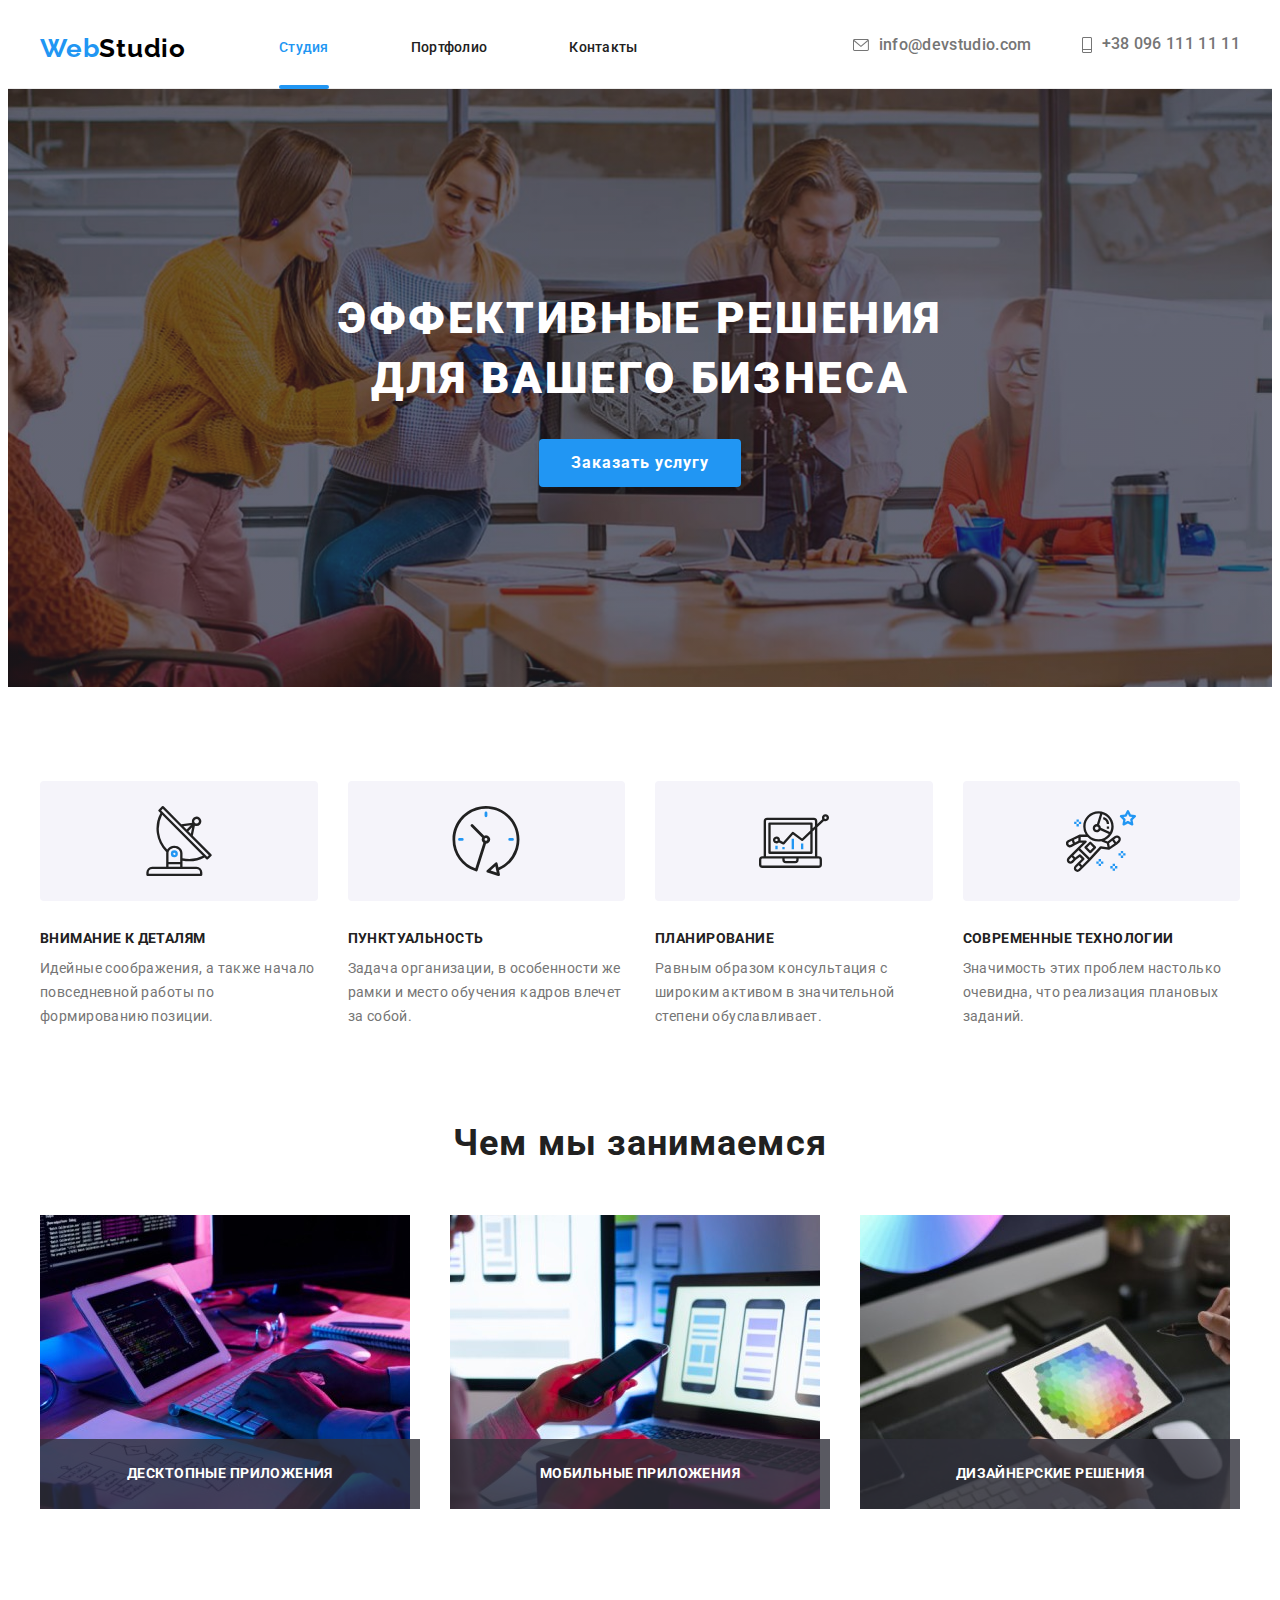
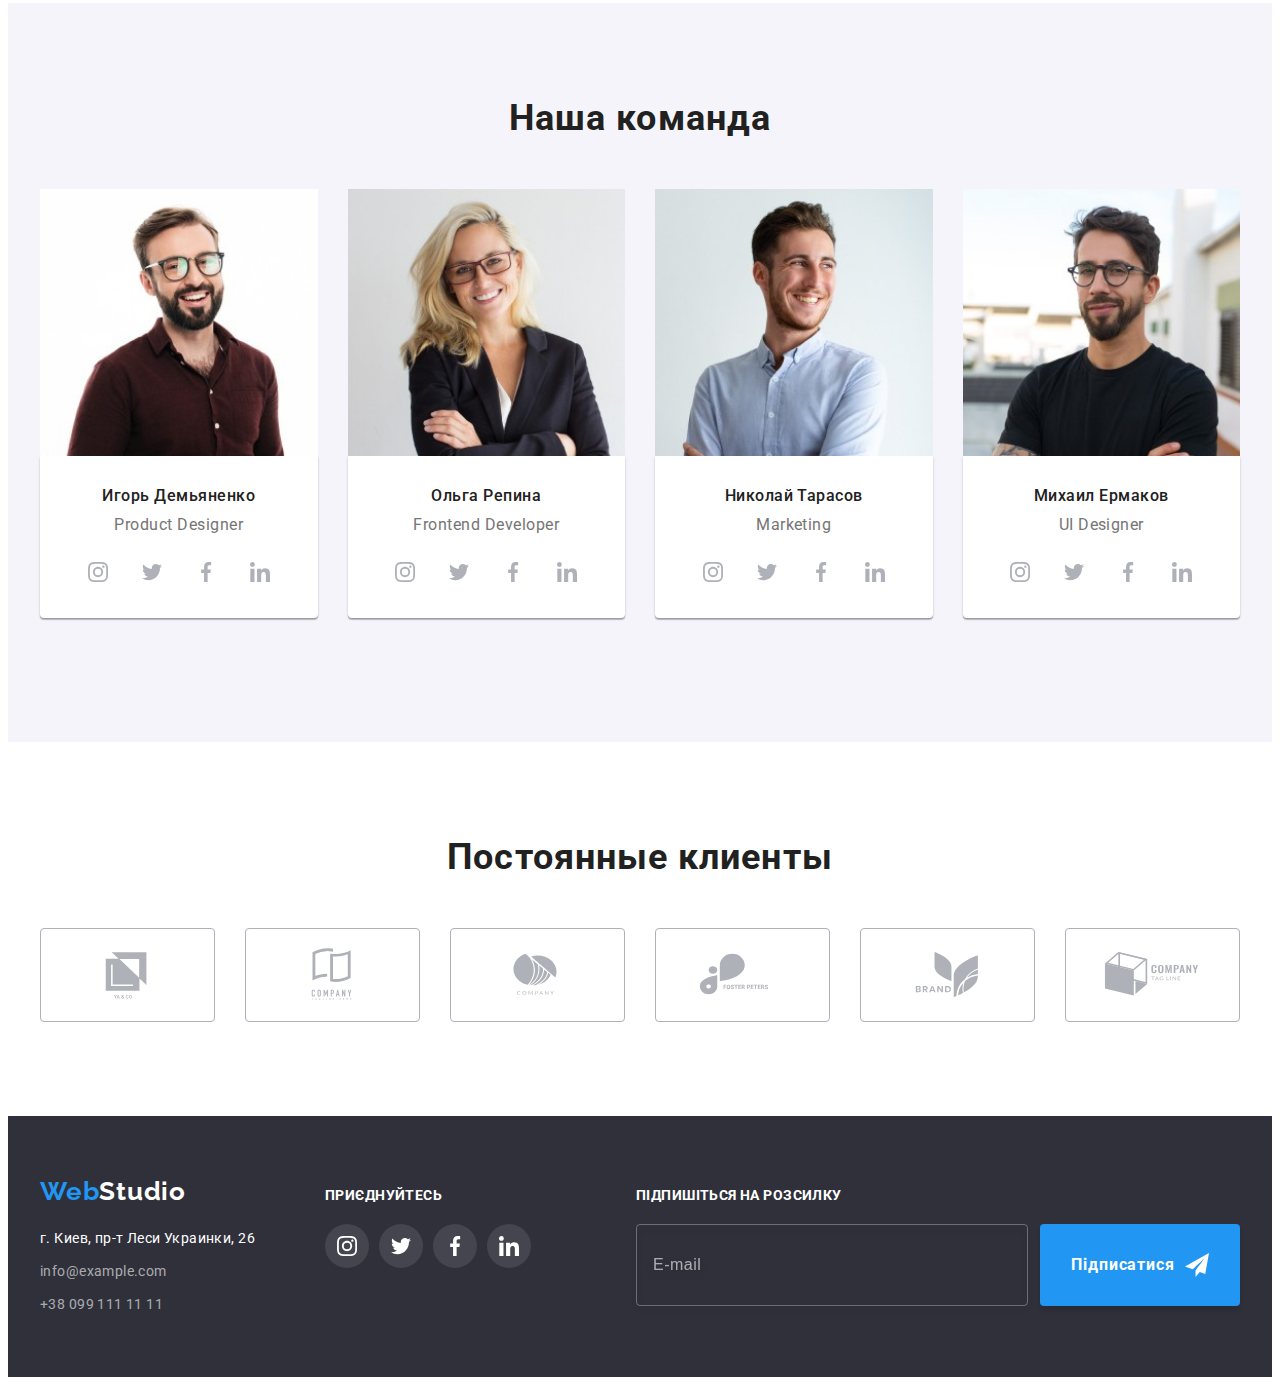
<file: index.html>
<!DOCTYPE html>
<html lang="ru">
  <head>
    <meta charset="UTF-8" />
    <meta http-equiv="X-UA-Compatible" content="IE=edge" />
    <meta name="viewport" content="width=device-width, initial-scale=1.0" />
    <title>hw-08</title>
    <link rel="preconnect" href="https://fonts.googleapis.com" />
    <link rel="preconnect" href="https://fonts.gstatic.com" crossorigin />
    <link
      href="https://fonts.googleapis.com/css2?family=Raleway:wght@700&family=Roboto:wght@400;500;700;900&display=swap"
      rel="stylesheet"
    />
    <!-- moddern-normalize start-->
    <link
      rel="stylesheet"
      href="https://cdnjs.cloudflare.com/ajax/libs/modern-normalize/1.1.0/modern-normalize.min.css"
      integrity="sha512-wpPYUAdjBVSE4KJnH1VR1HeZfpl1ub8YT/NKx4PuQ5NmX2tKuGu6U/JRp5y+Y8XG2tV+wKQpNHVUX03MfMFn9Q=="
      crossorigin="anonymous"
      referrerpolicy="no-referrer"
    />
    <!-- normalize end -->
    <link rel="stylesheet" href="./css/main.min.css" />
  </head>

  <body>
    <!-- Header section  -->
    <header class="header">
      <div class="container">
        <div class="header__mobile header--flex">
          <a class="logo header__logo link" href="" lang="en"
            >Web<span class="logo__text--upper">Studio</span>
          </a>

          <button
            type="button"
            class="menu-button"
            aria-expanded="false"
            aria-controls="mobile-menu"
            data-menu-button
          >
            <svg
              width="40"
              height="40"
              aria-label="Перемикач мобільного меню"
              aria-controls="mobile-menu"
            >
              <use
                class="menu-button__burger-icon"
                href="./images/icons.svg#burger-icon"
              ></use>
              <use
                class="menu-button__close-mobile"
                href="./images/icons.svg#close-mobile"
              ></use>
            </svg>
          </button>

          <div class="mobile-menu" id="mobile-menu" data-menu>
            <nav class="nav nav--margin-left">
              <ul class="list nav__list">
                <li class="nav__item">
                  <a
                    class="link nav__link nav__link--current-page"
                    href="./index.html"
                    >Студия
                  </a>
                </li>
                <li class="nav__item">
                  <a class="link nav__link" href="./portfolio.html"
                    >Портфолио
                  </a>
                </li>
                <li class="nav__item">
                  <a class="link nav__link" href="">Контакты</a>
                </li>
              </ul>
            </nav>

            <ul class="list header__contact-list">
              <li class="header__contact-item">
                <a
                  class="link header__contact-link"
                  href="mailto:info@devstudio.com"
                >
                  <svg class="header__icon" width="16" height="12">
                    <use href="./images/icons.svg#envelope"></use>
                  </svg>
                  info@devstudio.com
                </a>
              </li>
              <li class="header__contact-item">
                <a class="link header__contact-link" href="tel:+380961111111">
                  <svg class="header__icon" width="10" height="16">
                    <use href="./images/icons.svg#phone"></use>
                  </svg>
                  +38 096 111 11 11
                </a>
              </li>
            </ul>

            <ul class="mobile-social list">
              <li class="mobile-social__list">
                <a
                  href=""
                  target="_blank"
                  rel="noopener noreferrer"
                  class="mobile-social__link link"
                  aria-label="Instagram"
                >
                  Instagram
                </a>
              </li>
              <li class="mobile-social__list">
                <a
                  href=""
                  target="_blank"
                  rel="noopener noreferrer"
                  class="mobile-social__link link"
                  aria-label="Twitter"
                >
                  Twitter</a
                >
              </li>
              <li class="mobile-social__list">
                <a
                  href=""
                  target="_blank"
                  rel="noopener noreferrer"
                  class="mobile-social__link link"
                  aria-label="Facebook"
                >
                  Facebook</a
                >
              </li>
              <li class="mobile-social__list">
                <a
                  href=""
                  target="_blank"
                  rel="noopener noreferrer"
                  class="mobile-social__link link"
                  aria-label="LinkedIn"
                >
                  LinkedIn</a
                >
              </li>
            </ul>
          </div>
        </div>
      </div>
    </header>

    <!-- Main section -->

    <main>
      <!-- Hero secion -->

      <section class="hero overlay">
        <div class="container">
          <h1 class="hero__title">Эффективные решения для вашего бизнеса</h1>
          <button class="btn hero__btn" type="button" data-modal-open>
            Заказать услугу
          </button>
        </div>
      </section>

      <!-- About section  -->

      <section class="section about">
        <div class="container">
          <h2 class="visually-hidden">Наши преимущества</h2>
          <ul class="list card-set">
            <li class="card-item">
              <div class="about__thumb">
                <svg class="about__icon" width="70" height="70">
                  <use href="./images/icons.svg#antenna"></use>
                </svg>
              </div>
              <h3 class="title about__title">Внимание к деталям</h3>
              <p>
                Идейные соображения, а также начало повседневной работы по
                формированию позиции.
              </p>
            </li>
            <li class="card-item">
              <div class="about__thumb">
                <svg class="about__icon" width="70" height="70">
                  <use href="./images/icons.svg#clock"></use>
                </svg>
              </div>
              <h3 class="title about__title">Пунктуальность</h3>
              <p>
                Задача организации, в особенности же рамки и место обучения
                кадров влечет за собой.
              </p>
            </li>
            <li class="card-item">
              <div class="about__thumb">
                <svg class="about__icon" width="70" height="70">
                  <use href="./images/icons.svg#diagram"></use>
                </svg>
              </div>
              <h3 class="title about__title">Планирование</h3>
              <p>
                Равным образом консультация с широким активом в значительной
                степени обуславливает.
              </p>
            </li>
            <li class="card-item">
              <div class="about__thumb">
                <svg class="about__icon" width="70" height="70">
                  <use href="./images/icons.svg#astronaut"></use>
                </svg>
              </div>
              <h3 class="title about__title">Современные технологии</h3>
              <p>
                Значимость этих проблем настолько очевидна, что реализация
                плановых заданий.
              </p>
            </li>
          </ul>
        </div>
      </section>

      <!-- work section -->

      <section class="section work">
        <div class="container">
          <h2 class="title section-title">Чем мы занимаемся</h2>
          <ul class="list card-set work__list">
            <li class="card-item work__thumb">
              <img
                srcset="
                  ./images/work/work-1.jpg    1x,
                  ./images/work/work-1@2x.jpg 2x
                "
                src="./images/work/work-1.jpg"
                alt="Вёрстка сайта"
                width="370"
                height="294"
              />
              <div class="work__desc">
                <p class="work__text-desc">Десктопные приложения</p>
              </div>
            </li>
            <li class="card-item work__thumb">
              <img
                srcset="
                  ./images/work/work-2.jpg    1x,
                  ./images/work/work-2@2x.jpg 2x
                "
                src="./images/work/work-2.jpg"
                alt="Адаптивная вёрстка"
                width="370"
                height="294"
              />
              <div class="work__desc">
                <p class="work__text-desc">Мобильные приложения</p>
              </div>
            </li>
            <li class="card-item work__thumb">
              <img
                srcset="
                  ./images/work/work-3.jpg    1x,
                  ./images/work/work-3@2x.jpg 2x
                "
                src="./images/work/work-3.jpg"
                alt="Просмотр цветовой гаммы на планшете"
                width="370"
                height="294"
              />
              <div class="work__desc">
                <p class="work__text-desc">Дизайнерские решения</p>
              </div>
            </li>
          </ul>
        </div>
      </section>

      <!-- Team section -->

      <section class="team section">
        <div class="container">
          <h2 class="title section-title">Наша команда</h2>
          <ul class="list card-set team__list">
            <li class="card-item">
              <picture>
                <source
                  media="(min-width: 1200px)"
                  srcset="
                    ./images/our-team/product-designer_lg.jpg    1x,
                    ./images/our-team/product-designer_lg@2x.jpg 2x
                  "
                  type="image/jpeg"
                />
                <source
                  media="(min-width: 768px)"
                  srcset="
                    ./images/our-team/product-designer_md.jpg    1x,
                    ./images/our-team/product-designer_md@2x.jpg 2x
                  "
                  type="image/jpeg"
                />
                <source
                  media="(max-width: 767px)"
                  srcset="
                    ./images/our-team/product-designer_sm.jpg    1x,
                    ./images/our-team/product-designer_sm@2x.jpg 2x
                  "
                  type="image/jpeg"
                />
                <img
                  src="./images/our-team/product-designer_sm.jpg"
                  alt="фото Игоря Демьяненко"
                  width="450"
                  height="460"
                />
              </picture>

              <div class="team__content">
                <h3 class="title team__title">Игорь Демьяненко</h3>
                <p class="team__text" lang="en">Product Designer</p>
                <ul class="list socials">
                  <li>
                    <a
                      class="link socials__link"
                      href=""
                      target="_blank"
                      rel="noopener noreferrer"
                      aria-label="instagram"
                    >
                      <svg width="20" height="20">
                        <use href="./images/icons.svg#instagram"></use>
                      </svg>
                    </a>
                  </li>
                  <li>
                    <a
                      class="link socials__link"
                      href=""
                      target="_blank"
                      rel="noopener noreferrer"
                      aria-label="twitter"
                    >
                      <svg width="20" height="20">
                        <use href="./images/icons.svg#twitter"></use>
                      </svg>
                    </a>
                  </li>
                  <li>
                    <a
                      class="link socials__link"
                      href=""
                      target="_blank"
                      rel="noopener noreferrer"
                      aria-label="facebook"
                    >
                      <svg width="20" height="20">
                        <use href="./images/icons.svg#facebook"></use>
                      </svg>
                    </a>
                  </li>
                  <li>
                    <a
                      class="link socials__link"
                      href=""
                      target="_blank"
                      rel="noopener noreferrer"
                      aria-label="linkedin"
                    >
                      <svg width="20" height="20">
                        <use href="./images/icons.svg#linkedin"></use>
                      </svg>
                    </a>
                  </li>
                </ul>
              </div>
            </li>

            <li class="card-item">
              <picture>
                <source
                  media="(min-width: 1200px)"
                  srcset="
                    ./images/our-team/front-end_lg.jpg    1x,
                    ./images/our-team/front-end_lg@2x.jpg 2x
                  "
                  type="image/jpeg"
                />
                <source
                  media="(min-width: 768px)"
                  srcset="
                    ./images/our-team/front-end_md.jpg    1x,
                    ./images/our-team/front-end_md@2x.jpg 2x
                  "
                  type="image/jpeg"
                />
                <source
                  media="(max-width: 767px)"
                  srcset="
                    ./images/our-team/front-end_sm.jpg    1x,
                    ./images/our-team/front-end_sm@2x.jpg 2x
                  "
                  type="image/jpeg"
                />
                <img
                  src="./images/our-team/front-end_sm.jpg"
                  alt="фото Ольги Репиной"
                  width="450"
                  height="460"
                />
              </picture>

              <div class="team__content">
                <h3 class="title team__title">Ольга Репина</h3>
                <p class="team__text" lang="en">Frontend Developer</p>
                <ul class="list socials">
                  <li>
                    <a
                      class="link socials__link"
                      href=""
                      target="_blank"
                      rel="noopener noreferrer"
                      aria-label="instagram"
                    >
                      <svg width="20" height="20">
                        <use href="./images/icons.svg#instagram"></use>
                      </svg>
                    </a>
                  </li>
                  <li>
                    <a
                      class="link socials__link"
                      href=""
                      target="_blank"
                      rel="noopener noreferrer"
                      aria-label="twitter"
                    >
                      <svg width="20" height="20">
                        <use href="./images/icons.svg#twitter"></use>
                      </svg>
                    </a>
                  </li>
                  <li>
                    <a
                      class="link socials__link"
                      href=""
                      target="_blank"
                      rel="noopener noreferrer"
                      aria-label="facebook"
                    >
                      <svg width="20" height="20">
                        <use href="./images/icons.svg#facebook"></use>
                      </svg>
                    </a>
                  </li>
                  <li>
                    <a
                      class="link socials__link"
                      href=""
                      target="_blank"
                      rel="noopener noreferrer"
                      aria-label="linkedin"
                    >
                      <svg width="20" height="20">
                        <use href="./images/icons.svg#linkedin"></use>
                      </svg>
                    </a>
                  </li>
                </ul>
              </div>
            </li>

            <li class="card-item">
              <picture>
                <source
                  media="(min-width: 1200px)"
                  srcset="
                    ./images/our-team/marketing_lg.jpg    1x,
                    ./images/our-team/marketing_lg@2x.jpg 2x
                  "
                  type="image/jpeg"
                />
                <source
                  media="(min-width: 768px)"
                  srcset="
                    ./images/our-team/marketing_md.jpg    1x,
                    ./images/our-team/marketing_md@2x.jpg 2x
                  "
                  type="image/jpeg"
                />
                <source
                  media="(max-width: 767px)"
                  srcset="
                    ./images/our-team/marketing_sm.jpg    1x,
                    ./images/our-team/marketing_sm@2x.jpg 2x
                  "
                  type="image/jpeg"
                />
                <img
                  src="./images/our-team/marketing_sm.jpg"
                  alt="фото Николая Тарасова"
                  width="450"
                  height="460"
                />
              </picture>

              <div class="team__content">
                <h3 class="title team__title">Николай Тарасов</h3>
                <p class="team__text" lang="en">Marketing</p>
                <ul class="list socials">
                  <li>
                    <a
                      class="link socials__link"
                      href=""
                      target="_blank"
                      rel="noopener noreferrer"
                      aria-label="instagram"
                    >
                      <svg width="20" height="20">
                        <use href="./images/icons.svg#instagram"></use>
                      </svg>
                    </a>
                  </li>
                  <li>
                    <a
                      class="link socials__link"
                      href=""
                      target="_blank"
                      rel="noopener noreferrer"
                      aria-label="twitter"
                    >
                      <svg width="20" height="20">
                        <use href="./images/icons.svg#twitter"></use>
                      </svg>
                    </a>
                  </li>
                  <li>
                    <a
                      class="link socials__link"
                      href=""
                      target="_blank"
                      rel="noopener noreferrer"
                      aria-label="facebook"
                    >
                      <svg width="20" height="20">
                        <use href="./images/icons.svg#facebook"></use>
                      </svg>
                    </a>
                  </li>
                  <li>
                    <a
                      class="link socials__link"
                      href=""
                      target="_blank"
                      rel="noopener noreferrer"
                      aria-label="linkedin"
                    >
                      <svg width="20" height="20">
                        <use href="./images/icons.svg#linkedin"></use>
                      </svg>
                    </a>
                  </li>
                </ul>
              </div>
            </li>

            <li class="card-item">
              <picture>
                <source
                  media="(min-width: 1200px)"
                  srcset="
                    ./images/our-team/ui-designer_lg.jpg    1x,
                    ./images/our-team/ui-designer_lg@2x.jpg 2x
                  "
                  type="image/jpeg"
                />
                <source
                  media="(min-width: 768px)"
                  srcset="
                    ./images/our-team/ui-designer_md.jpg    1x,
                    ./images/our-team/ui-designer_md@2x.jpg 2x
                  "
                  type="image/jpeg"
                />
                <source
                  media="(max-width: 767px)"
                  srcset="
                    ./images/our-team/ui-designer_sm.jpg    1x,
                    ./images/our-team/ui-designer_sm@2x.jpg 2x
                  "
                  type="image/jpeg"
                />
                <img
                  src="./images/our-team/ui-designer_sm.jpg"
                  alt="фото Михаила Ермакова"
                  width="450"
                  height="460"
                />
              </picture>

              <div class="team__content">
                <h3 class="title team__title">Михаил Ермаков</h3>
                <p class="team__text" lang="en">UI Designer</p>
                <ul class="list socials">
                  <li>
                    <a
                      class="link socials__link"
                      href=""
                      target="_blank"
                      rel="noopener noreferrer"
                      aria-label="instagram"
                    >
                      <svg width="20" height="20">
                        <use href="./images/icons.svg#instagram"></use>
                      </svg>
                    </a>
                  </li>
                  <li>
                    <a
                      class="link socials__link"
                      href=""
                      target="_blank"
                      rel="noopener noreferrer"
                      aria-label="twitter"
                    >
                      <svg width="20" height="20">
                        <use href="./images/icons.svg#twitter"></use>
                      </svg>
                    </a>
                  </li>
                  <li>
                    <a
                      class="link socials__link"
                      href=""
                      target="_blank"
                      rel="noopener noreferrer"
                      aria-label="facebook"
                    >
                      <svg width="20" height="20">
                        <use href="./images/icons.svg#facebook"></use>
                      </svg>
                    </a>
                  </li>
                  <li>
                    <a
                      class="link socials__link"
                      href=""
                      target="_blank"
                      rel="noopener noreferrer"
                      aria-label="linkedin"
                    >
                      <svg width="20" height="20">
                        <use href="./images/icons.svg#linkedin"></use>
                      </svg>
                    </a>
                  </li>
                </ul>
              </div>
            </li>
          </ul>
        </div>
      </section>
    </main>

    <!-- clients -->

    <section class="section clients">
      <div class="container">
        <h2 class="title section-title">Постоянные клиенты</h2>
        <ul class="list clients__list card-set">
          <li class="card-item">
            <a
              class="link clients__link"
              href=""
              target="_blank"
              rel="noopener noreferrer"
              aria-label="client-1"
            >
              <svg class="clients__icon" width="106" height="60">
                <use href="./images/icons.svg#logo-1"></use>
              </svg>
            </a>
          </li>

          <li class="card-item">
            <a
              class="link clients__link"
              href=""
              target="_blank"
              rel="noopener noreferrer"
              aria-label="client-2"
            >
              <svg class="clients__icon" width="106" height="60">
                <use href="./images/icons.svg#logo-2"></use>
              </svg>
            </a>
          </li>

          <li class="card-item">
            <a
              class="link clients__link"
              href=""
              target="_blank"
              rel="noopener noreferrer"
              aria-label="client-3"
            >
              <svg class="clients__icon" width="106" height="60">
                <use href="./images/icons.svg#logo-3"></use>
              </svg>
            </a>
          </li>

          <li class="card-item">
            <a
              class="link clients__link"
              href=""
              target="_blank"
              rel="noopener noreferrer"
              aria-label="client-4"
            >
              <svg class="clients__icon" width="106" height="60">
                <use href="./images/icons.svg#logo-4"></use>
              </svg>
            </a>
          </li>

          <li class="card-item">
            <a
              class="link clients__link"
              href=""
              target="_blank"
              rel="noopener noreferrer"
              aria-label="client-5"
            >
              <svg class="clients__icon" width="106" height="60">
                <use href="./images/icons.svg#logo-5"></use>
              </svg>
            </a>
          </li>

          <li class="card-item">
            <a
              class="link clients__link"
              href=""
              target="_blank"
              rel="noopener noreferrer"
              aria-label="client-6"
            >
              <svg class="clients__icon" width="106" height="60">
                <use href="./images/icons.svg#logo-6"></use>
              </svg>
            </a>
          </li>
        </ul>
      </div>
    </section>

    <!-- footer section  -->

    <footer class="footer">
      <div class="container footer__container">
        <div class="footer__wrap">
          <div class="footer__box">
            <a class="link logo footer__logo" href="" lang="en"
              >Web<span class="logo__text--lower">Studio</span>
            </a>
            <address class="footer__contacts">
              <ul class="list">
                <li class="footer__list">
                  <a
                    class="link footer__link"
                    href="https://goo.gl/maps/vfvkj744t1BFiAYn7"
                    target="_blank"
                    rel="noopener noreferrer"
                    >г. Киев, пр-т Леси Украинки, 26</a
                  >
                </li>
                <li class="footer__list">
                  <a
                    class="link footer__link--transparent"
                    href="mailto:info@example.com"
                    >info@example.com</a
                  >
                </li>
                <li class="footer__list">
                  <a
                    class="link footer__link--transparent"
                    href="tel:+380991111111"
                    >+38 099 111 11 11</a
                  >
                </li>
              </ul>
            </address>
          </div>
          <div class="footer__box">
            <strong class="footer__text">приєднуйтесь</strong>
            <ul class="list socials">
              <li>
                <a
                  class="link socials__link footer__socials"
                  href=""
                  target="_blank"
                  rel="noopener noreferrer"
                  aria-label="instagram"
                >
                  <svg width="20" height="20">
                    <use href="./images/icons.svg#instagram"></use>
                  </svg>
                </a>
              </li>
              <li>
                <a
                  class="link socials__link footer__socials"
                  href=""
                  target="_blank"
                  rel="noopener noreferrer"
                  aria-label="twitter"
                >
                  <svg width="20" height="20">
                    <use href="./images/icons.svg#twitter"></use>
                  </svg>
                </a>
              </li>
              <li>
                <a
                  class="link socials__link footer__socials"
                  href=""
                  target="_blank"
                  rel="noopener noreferrer"
                  aria-label="facebook"
                >
                  <svg width="20" height="20">
                    <use href="./images/icons.svg#facebook"></use>
                  </svg>
                </a>
              </li>
              <li>
                <a
                  class="link socials__link footer__socials"
                  href=""
                  target="_blank"
                  rel="noopener noreferrer"
                  aria-label="linkedin"
                >
                  <svg width="20" height="20">
                    <use href="./images/icons.svg#linkedin"></use>
                  </svg>
                </a>
              </li>
            </ul>
          </div>
        </div>

        <div class="footer__form">
          <strong class="footer__text">Підпишіться на розсилку</strong>
          <form class="form">
            <div class="footer__form-field">
              <input
                class="form__input"
                type="email"
                name="user-mail"
                placeholder="E-mail"
              />
              <button class="footer__btn btn" type="button">
                Підписатися
                <svg class="" width="24" height="24">
                  <use href="./images/icons.svg#icon-send"></use>
                </svg>
              </button>
            </div>
          </form>
        </div>
      </div>
    </footer>

    <!-- modal window -->

    <div class="backdrop backdrop--is-hidden" data-modal>
      <div class="modal">
        <button class="modal__btn" type="button" data-modal-close>
          <svg width="11" height="11">
            <use href="./images/icons.svg#icon-close"></use>
          </svg>
        </button>

        <strong class="register-form__title"
          >Залиште свої дані, ми вам передзвонимо</strong
        >

        <form class="register-form">
          <div class="register-form__group" role="group">
            <label class="register-form__wrap">
              <span class="register-form__label">Ім'я</span>
              <span class="register-form__box"
                ><input
                  class="register-form__input"
                  type="text"
                  name="user-name" />
                <svg class="register-form__icon" width="18" height="18">
                  <use href="./images/icons.svg#person"></use></svg
              ></span>
            </label>

            <label class="register-form__wrap">
              <span class="register-form__label">Телефон</span>
              <span class="register-form__box">
                <input
                  class="register-form__input"
                  type="tel"
                  name="user-phone" />
                <svg class="register-form__icon" width="18" height="18">
                  <use href="./images/icons.svg#phone-black"></use></svg
              ></span>
            </label>

            <label class="register-form__wrap">
              <span class="register-form__label">Пошта</span>
              <span class="register-form__box">
                <input
                  class="register-form__input"
                  type="email"
                  name="user-mail" />
                <svg class="register-form__icon" width="18" height="18">
                  <use href="./images/icons.svg#email"></use></svg
              ></span>
            </label>

            <label class="register-form__wrap">
              <span class="register-form__label">Коментар</span>
              <textarea
                class="register-form__Commentary"
                name="Commentary"
                placeholder="Введіть текст"
              ></textarea>
            </label>
          </div>

          <label class="register-form__agreement agreement">
            <input
              class="agreement__checkbox visually-hidden"
              type="checkbox"
              name="agreement"
            />
            <svg class="agreement__icon" width="16" height="15">
              <use
                class="agreement__icon--uncheck"
                href="./images/icons.svg#icon-uncheck"
              ></use>
              <use
                class="agreement__icon--check"
                href="./images/icons.svg#icon-check"
              ></use>
            </svg>
            <span class="agreement__text"
              >Погоджуюся з розсилкою та приймаю
              <a class="agreement__link" href=""> Умови договору</a></span
            >
          </label>

          <button class="btn register-form__btn" type="submit">
            Відправити
          </button>
        </form>
      </div>
    </div>

    <!-- script for modal  -->
    <script src="./js/modal.js"></script>

    <!-- script for mobile-menu -->
    <script src="./js/mobile-menu.js"></script>
  </body>
</html>
</file>
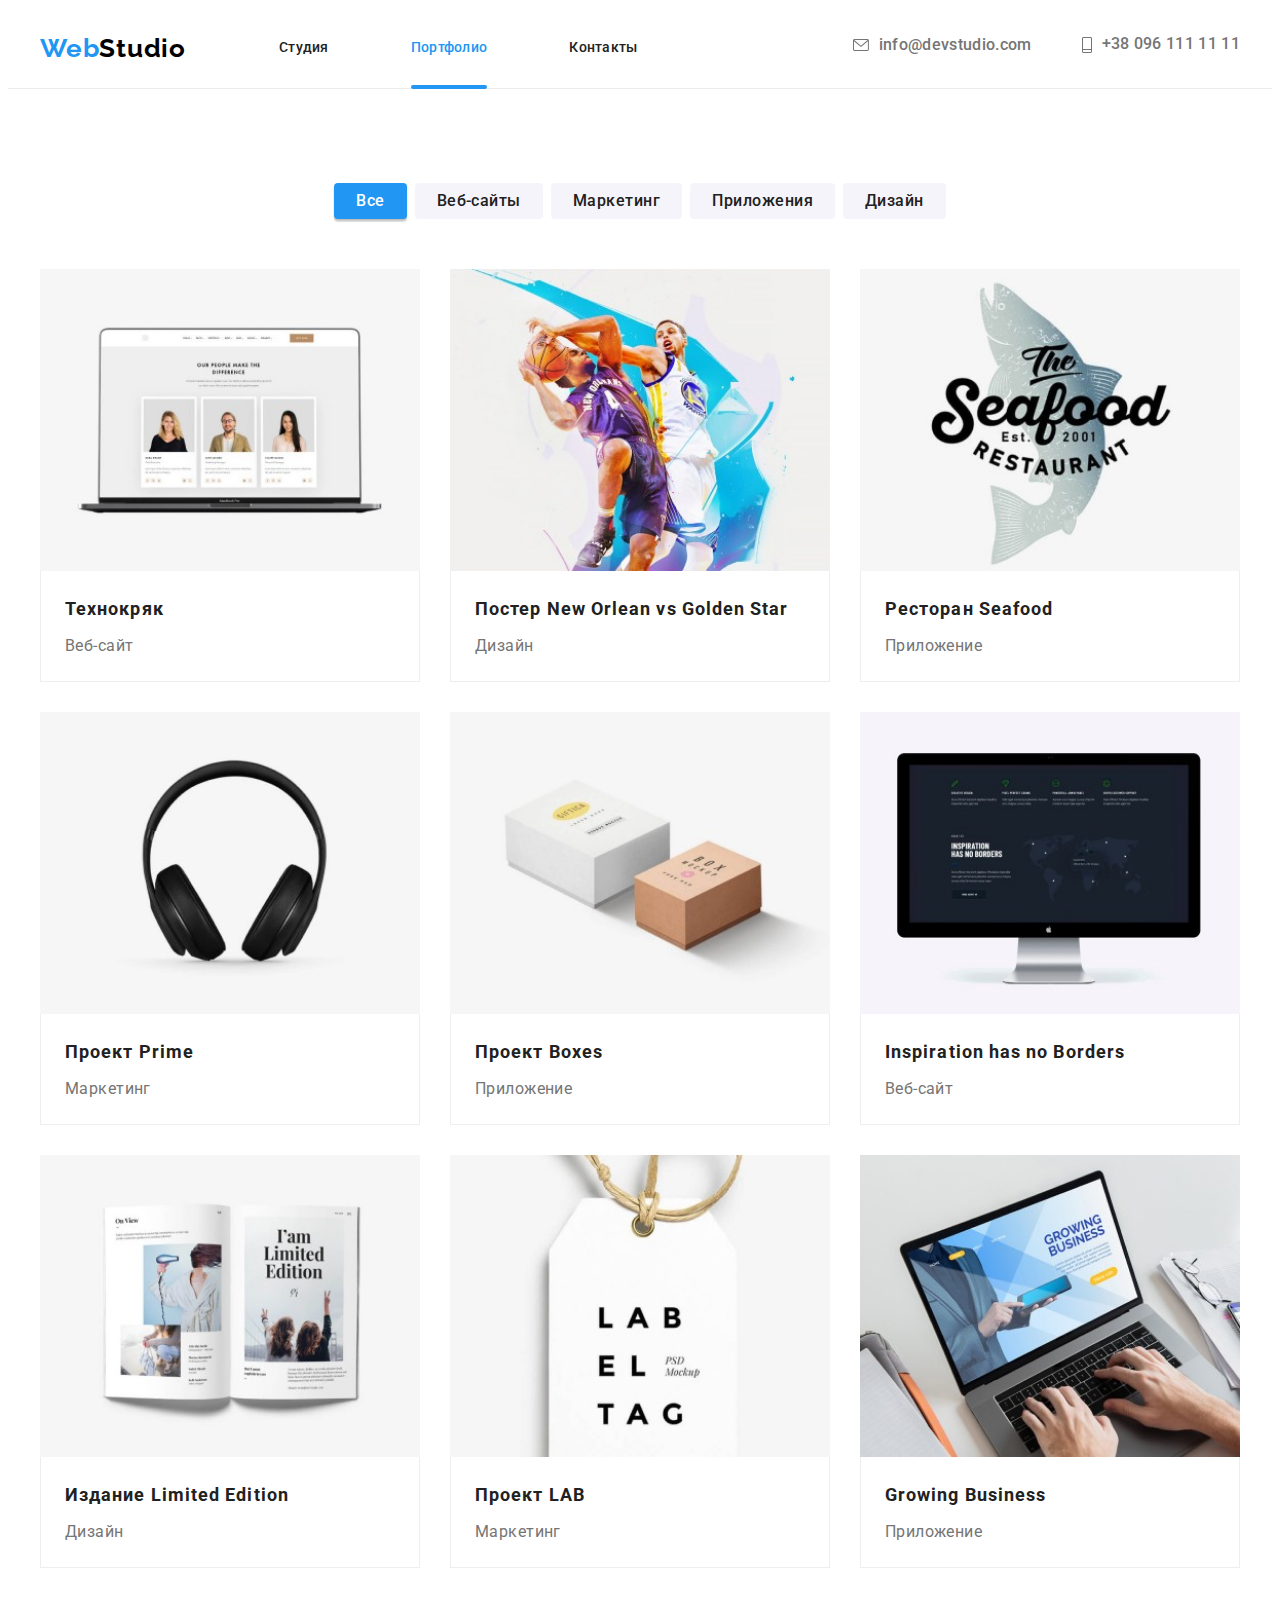
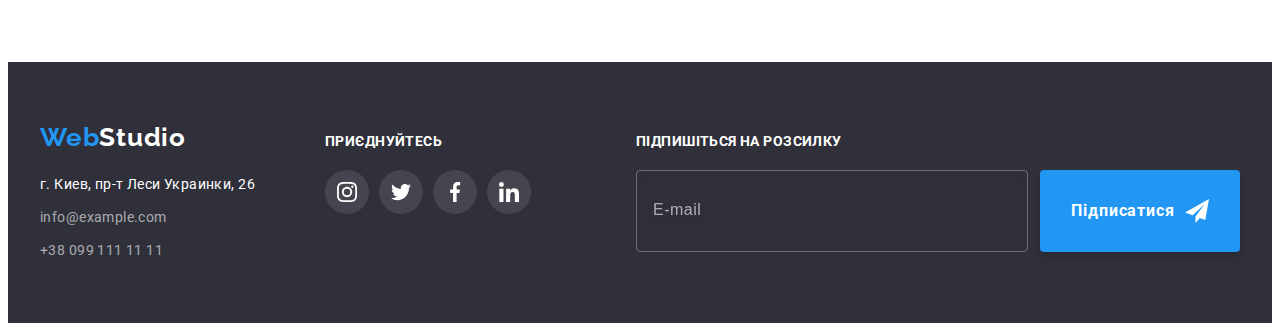
<file: portfolio.html>
<!DOCTYPE html>
<html lang="ru">
  <head>
    <meta charset="UTF-8" />
    <meta http-equiv="X-UA-Compatible" content="IE=edge" />
    <meta name="viewport" content="width=device-width, initial-scale=1.0" />
    <title>portfolio</title>
    <link rel="preconnect" href="https://fonts.googleapis.com" />
    <link rel="preconnect" href="https://fonts.gstatic.com" crossorigin />
    <link
      href="https://fonts.googleapis.com/css2?family=Raleway:wght@700&family=Roboto:wght@400;500;700;900&display=swap"
      rel="stylesheet"
    />
    <!-- moddern-normalize start-->
    <link
      rel="stylesheet"
      href="https://cdnjs.cloudflare.com/ajax/libs/modern-normalize/1.1.0/modern-normalize.min.css"
      integrity="sha512-wpPYUAdjBVSE4KJnH1VR1HeZfpl1ub8YT/NKx4PuQ5NmX2tKuGu6U/JRp5y+Y8XG2tV+wKQpNHVUX03MfMFn9Q=="
      crossorigin="anonymous"
      referrerpolicy="no-referrer"
    />
    <!-- normalize end -->
    <link rel="stylesheet" href="./css/main.min.css" />
  </head>
  <body>
    <!-- Header section  -->
    <header class="header">
      <div class="container">
        <div class="header__mobile header--flex">
          <a class="logo header__logo link" href="" lang="en"
            >Web<span class="logo__text--upper">Studio</span>
          </a>

          <button
            type="button"
            class="menu-button"
            aria-expanded="false"
            aria-controls="mobile-menu"
            data-menu-button
          >
            <svg
              width="40"
              height="40"
              aria-label="Перемикач мобільного меню"
              aria-controls="mobile-menu"
            >
              <use
                class="menu-button__burger-icon"
                href="./images/icons.svg#burger-icon"
              ></use>
              <use
                class="menu-button__close-mobile"
                href="./images/icons.svg#close-mobile"
              ></use>
            </svg>
          </button>

          <div class="mobile-menu" id="mobile-menu" data-menu>
            <nav class="nav nav--margin-left">
              <ul class="list nav__list">
                <li class="nav__item">
                  <a class="link nav__link" href="./index.html">Студия </a>
                </li>
                <li class="nav__item">
                  <a
                    class="link nav__link nav__link--current-page"
                    href="./portfolio.html"
                    >Портфолио
                  </a>
                </li>
                <li class="nav__item">
                  <a class="link nav__link" href="">Контакты</a>
                </li>
              </ul>
            </nav>

            <ul class="list header__contact-list">
              <li class="header__contact-item">
                <a
                  class="link header__contact-link"
                  href="mailto:info@devstudio.com"
                >
                  <svg class="header__icon" width="16" height="12">
                    <use href="./images/icons.svg#envelope"></use>
                  </svg>
                  info@devstudio.com
                </a>
              </li>
              <li class="header__contact-item">
                <a class="link header__contact-link" href="tel:+380961111111">
                  <svg class="header__icon" width="10" height="16">
                    <use href="./images/icons.svg#phone"></use>
                  </svg>
                  +38 096 111 11 11
                </a>
              </li>
            </ul>

            <ul class="mobile-social list">
              <li class="mobile-social__list">
                <a
                  href=""
                  target="_blank"
                  rel="noopener noreferrer"
                  class="mobile-social__link link"
                  aria-label="Instagram"
                >
                  Instagram
                </a>
              </li>
              <li class="mobile-social__list">
                <a
                  href=""
                  target="_blank"
                  rel="noopener noreferrer"
                  class="mobile-social__link link"
                  aria-label="Twitter"
                >
                  Twitter</a
                >
              </li>
              <li class="mobile-social__list">
                <a
                  href=""
                  target="_blank"
                  rel="noopener noreferrer"
                  class="mobile-social__link link"
                  aria-label="Facebook"
                >
                  Facebook</a
                >
              </li>
              <li class="mobile-social__list">
                <a
                  href=""
                  target="_blank"
                  rel="noopener noreferrer"
                  class="mobile-social__link link"
                  aria-label="LinkedIn"
                >
                  LinkedIn</a
                >
              </li>
            </ul>
          </div>
        </div>
      </div>
    </header>

    <!-- Main section -->

    <main>
      <section class="section portfolio">
        <div class="container">
          <h1 class="visually-hidden">Наши работы</h1>
          <ul class="list portfolio__list">
            <li>
              <button class="radio-btn radio-btn--current" type="button">
                Все
              </button>
            </li>

            <li>
              <button class="radio-btn" type="button">Веб-сайты</button>
            </li>

            <li>
              <button class="radio-btn" type="button">Маркетинг</button>
            </li>

            <li>
              <button class="radio-btn" type="button">Приложения</button>
            </li>

            <li>
              <button class="radio-btn" type="button">Дизайн</button>
            </li>
          </ul>
          <ul class="list card-set projects">
            <li class="card-item projects__list">
              <a
                class="link projects__link"
                href=""
                target="_blank"
                rel="noopener noreferrer"
              >
                <div class="projects__card">
                  <picture>
                    <source
                      media="(min-width: 1200px)"
                      srcset="
                        ./images/portfolio1/img-1_lg.jpg    1x,
                        ./images/portfolio1/img-1_lg@2x.jpg 2x
                      "
                      type="image/jpeg"
                    />
                    <source
                      media="(min-width: 768px)"
                      srcset="
                        ./images/portfolio1/img-1_md.jpg    1x,
                        ./images/portfolio1/img-1_md@2x.jpg 2x
                      "
                      type="image/jpeg"
                    />
                    <source
                      media="(max-width: 767px)"
                      srcset="
                        ./images/portfolio1/img-1_sm.jpg    1x,
                        ./images/portfolio1/img-1_sm@2x.jpg 2x
                      "
                      type="image/jpeg"
                    />
                    <img
                      src="./images/portfolio1/img-1_sm.jpg"
                      alt="Картинка сайта Технокряк"
                      width="450"
                      height="294"
                    />
                  </picture>

                  <div class="projects__overlay">
                    <p class="projects__text">
                      Ресурс предлагает комплексные предложения с разным уровнем
                      функционала и сервисов. Все это позволит посетителю
                      получить исчерпывающие сведения о компании или частном
                      лице.
                    </p>
                  </div>
                </div>
                <div class="projects__content">
                  <h2 class="projects__title">Технокряк</h2>
                  <p class="projects__desc">Веб-сайт</p>
                </div>
              </a>
            </li>
            <li class="card-item projects__list">
              <a
                class="link projects__link"
                href=""
                target="_blank"
                rel="noopener noreferrer"
              >
                <div class="projects__card">
                  <picture>
                    <source
                      media="(min-width: 1200px)"
                      srcset="
                        ./images/portfolio1/img-2_lg.jpg    1x,
                        ./images/portfolio1/img-2_lg@2x.jpg 2x
                      "
                      type="image/jpeg"
                    />
                    <source
                      media="(min-width: 768px)"
                      srcset="
                        ./images/portfolio1/img-2_md.jpg    1x,
                        ./images/portfolio1/img-2_md@2x.jpg 2x
                      "
                      type="image/jpeg"
                    />
                    <source
                      media="(max-width: 767px)"
                      srcset="
                        ./images/portfolio1/img-2_sm.jpg    1x,
                        ./images/portfolio1/img-2_sm@2x.jpg 2x
                      "
                      type="image/jpeg"
                    />
                    <img
                      src="./images/portfolio1/img-2_sm.jpg"
                      alt="Постер матча New Orlean vs Golden Star"
                      width="450"
                      height="294"
                    />
                  </picture>

                  <div class="projects__overlay">
                    <p class="projects__text">
                      Ресурс предлагает комплексные предложения с разным уровнем
                      функционала и сервисов. Все это позволит посетителю
                      получить исчерпывающие сведения о компании или частном
                      лице.
                    </p>
                  </div>
                </div>
                <div class="projects__content">
                  <h2 class="projects__title">
                    Постер New Orlean vs Golden Star
                  </h2>
                  <p class="projects__desc">Дизайн</p>
                </div>
              </a>
            </li>
            <li class="card-item projects__list">
              <a
                class="link projects__link"
                href=""
                target="_blank"
                rel="noopener noreferrer"
              >
                <div class="projects__card">
                  <picture>
                    <source
                      media="(min-width: 1200px)"
                      srcset="
                        ./images/portfolio1/img-3_lg.jpg    1x,
                        ./images/portfolio1/img-3_lg@2x.jpg 2x
                      "
                      type="image/jpeg"
                    />
                    <source
                      media="(min-width: 768px)"
                      srcset="
                        ./images/portfolio1/img-3_md.jpg    1x,
                        ./images/portfolio1/img-3_md@2x.jpg 2x
                      "
                      type="image/jpeg"
                    />
                    <source
                      media="(max-width: 767px)"
                      srcset="
                        ./images/portfolio1/img-3_sm.jpg    1x,
                        ./images/portfolio1/img-3_sm@2x.jpg 2x
                      "
                      type="image/jpeg"
                    />
                    <img
                      src="./images/portfolio1/img-3_sm.jpg "
                      alt="Эмблема ресторана Seafood"
                      width="450"
                      height="294"
                    />
                  </picture>

                  <div class="projects__overlay">
                    <p class="projects__text">
                      Ресурс предлагает комплексные предложения с разным уровнем
                      функционала и сервисов. Все это позволит посетителю
                      получить исчерпывающие сведения о компании или частном
                      лице.
                    </p>
                  </div>
                </div>
                <div class="projects__content">
                  <h2 class="projects__title">Ресторан Seafood</h2>
                  <p class="projects__desc">Приложение</p>
                </div>
              </a>
            </li>
            <li class="card-item projects__list">
              <a
                class="link projects__link"
                href=""
                target="_blank"
                rel="noopener noreferrer"
              >
                <div class="projects__card">
                  <picture>
                    <source
                      media="(min-width: 1200px)"
                      srcset="
                        ./images/portfolio1/img-4_lg.jpg    1x,
                        ./images/portfolio1/img-4_lg@2x.jpg 2x
                      "
                      type="image/jpeg"
                    />
                    <source
                      media="(min-width: 768px)"
                      srcset="
                        ./images/portfolio1/img-4_md.jpg    1x,
                        ./images/portfolio1/img-4_md@2x.jpg 2x
                      "
                      type="image/jpeg"
                    />
                    <source
                      media="(max-width: 767px)"
                      srcset="
                        ./images/portfolio1/img-4_sm.jpg    1x,
                        ./images/portfolio1/img-4_sm@2x.jpg 2x
                      "
                      type="image/jpeg"
                    />
                    <img
                      src="./images/portfolio1/img-4_sm.jpg"
                      alt="наушники"
                      width="450"
                      height="294"
                    />
                  </picture>

                  <div class="projects__overlay">
                    <p class="projects__text">
                      Ресурс предлагает комплексные предложения с разным уровнем
                      функционала и сервисов. Все это позволит посетителю
                      получить исчерпывающие сведения о компании или частном
                      лице.
                    </p>
                  </div>
                </div>
                <div class="projects__content">
                  <h2 class="projects__title">Проект Prime</h2>
                  <p class="projects__desc">Маркетинг</p>
                </div>
              </a>
            </li>
            <li class="card-item projects__list">
              <a
                class="link projects__link"
                href=""
                target="_blank"
                rel="noopener noreferrer"
              >
                <div class="projects__card">
                  <picture>
                    <source
                      media="(min-width: 1200px)"
                      srcset="
                        ./images/portfolio1/img-5_lg.jpg    1x,
                        ./images/portfolio1/img-5_lg@2x.jpg 2x
                      "
                      type="image/jpeg"
                    />
                    <source
                      media="(min-width: 768px)"
                      srcset="
                        ./images/portfolio1/img-5_md.jpg    1x,
                        ./images/portfolio1/img-5_md@2x.jpg 2x
                      "
                      type="image/jpeg"
                    />
                    <source
                      media="(max-width: 767px)"
                      srcset="
                        ./images/portfolio1/img-5_sm.jpg    1x,
                        ./images/portfolio1/img-5_sm@2x.jpg 2x
                      "
                      type="image/jpeg"
                    />
                    <img
                      src="./images/portfolio1/img-5_sm.jpg"
                      alt="две коробки"
                      width="450"
                      height="294"
                    />
                  </picture>

                  <div class="projects__overlay">
                    <p class="projects__text">
                      Ресурс предлагает комплексные предложения с разным уровнем
                      функционала и сервисов. Все это позволит посетителю
                      получить исчерпывающие сведения о компании или частном
                      лице.
                    </p>
                  </div>
                </div>
                <div class="projects__content">
                  <h2 class="projects__title">Проект Boxes</h2>
                  <p class="projects__desc">Приложение</p>
                </div>
              </a>
            </li>
            <li class="card-item projects__list">
              <a
                class="link projects__link"
                href=""
                target="_blank"
                rel="noopener noreferrer"
              >
                <div class="projects__card">
                  <picture>
                    <source
                      media="(min-width: 1200px)"
                      srcset="
                        ./images/portfolio1/img-6_lg.jpg    1x,
                        ./images/portfolio1/img-6_lg@2x.jpg 2x
                      "
                      type="image/jpeg"
                    />
                    <source
                      media="(min-width: 768px)"
                      srcset="
                        ./images/portfolio1/img-6_md.jpg    1x,
                        ./images/portfolio1/img-6_md@2x.jpg 2x
                      "
                      type="image/jpeg"
                    />
                    <source
                      media="(max-width: 767px)"
                      srcset="
                        ./images/portfolio1/img-6_sm.jpg    1x,
                        ./images/portfolio1/img-6_sm@2x.jpg 2x
                      "
                      type="image/jpeg"
                    />
                    <img
                      src="./images/portfolio1/img-6_sm.jpg"
                      width="450"
                      height="294"
                      alt="картинка сайта на мониторе"
                    />
                  </picture>

                  <div class="projects__overlay">
                    <p class="projects__text">
                      Ресурс предлагает комплексные предложения с разным уровнем
                      функционала и сервисов. Все это позволит посетителю
                      получить исчерпывающие сведения о компании или частном
                      лице.
                    </p>
                  </div>
                </div>
                <div class="projects__content">
                  <h2 class="projects__title">Inspiration has no Borders</h2>
                  <p class="projects__desc">Веб-сайт</p>
                </div>
              </a>
            </li>
            <li class="card-item projects__list">
              <a
                class="link projects__link"
                href=""
                target="_blank"
                rel="noopener noreferrer"
              >
                <div class="projects__card">
                  <picture>
                    <source
                      media="(min-width: 1200px)"
                      srcset="
                        ./images/portfolio1/img-7_lg.jpg    1x,
                        ./images/portfolio1/img-7_lg@2x.jpg 2x
                      "
                      type="image/jpeg"
                    />
                    <source
                      media="(min-width: 768px)"
                      srcset="
                        ./images/portfolio1/img-7_md.jpg    1x,
                        ./images/portfolio1/img-7_md@2x.jpg 2x
                      "
                      type="image/jpeg"
                    />
                    <source
                      media="(max-width: 767px)"
                      srcset="
                        ./images/portfolio1/img-7_sm.jpg    1x,
                        ./images/portfolio1/img-7_sm@2x.jpg 2x
                      "
                      type="image/jpeg"
                    />
                    <img
                      src="./images/portfolio1/img-7_sm.jpg"
                      alt="развернутая книга"
                      width="450"
                      height="294"
                    />
                  </picture>

                  <div class="projects__overlay">
                    <p class="projects__text">
                      Ресурс предлагает комплексные предложения с разным уровнем
                      функционала и сервисов. Все это позволит посетителю
                      получить исчерпывающие сведения о компании или частном
                      лице.
                    </p>
                  </div>
                </div>
                <div class="projects__content">
                  <h2 class="projects__title">Издание Limited Edition</h2>
                  <p class="projects__desc">Дизайн</p>
                </div>
              </a>
            </li>
            <li class="card-item projects__list">
              <a
                class="link projects__link"
                href=""
                target="_blank"
                rel="noopener noreferrer"
              >
                <div class="projects__card">
                  <picture>
                    <source
                      media="(min-width: 1200px)"
                      srcset="
                        ./images/portfolio1/img-8_lg.jpg    1x,
                        ./images/portfolio1/img-8_lg@2x.jpg 2x
                      "
                      type="image/jpeg"
                    />
                    <source
                      media="(min-width: 768px)"
                      srcset="
                        ./images/portfolio1/img-8_md.jpg    1x,
                        ./images/portfolio1/img-8_md@2x.jpg 2x
                      "
                      type="image/jpeg"
                    />
                    <source
                      media="(max-width: 767px)"
                      srcset="
                        ./images/portfolio1/img-8_sm.jpg    1x,
                        ./images/portfolio1/img-8_sm@2x.jpg 2x
                      "
                      type="image/jpeg"
                    />
                    <img
                      src="./images/portfolio1/img-8_sm.jpg"
                      alt="бирка товара"
                      width="450"
                      height="294"
                    />
                  </picture>

                  <div class="projects__overlay">
                    <p class="projects__text">
                      Ресурс предлагает комплексные предложения с разным уровнем
                      функционала и сервисов. Все это позволит посетителю
                      получить исчерпывающие сведения о компании или частном
                      лице.
                    </p>
                  </div>
                </div>
                <div class="projects__content">
                  <h2 class="projects__title">Проект LAB</h2>
                  <p class="projects__desc">Маркетинг</p>
                </div>
              </a>
            </li>
            <li class="card-item projects__list">
              <a
                class="link projects__link"
                href=""
                target="_blank"
                rel="noopener noreferrer"
              >
                <div class="projects__card">
                  <picture>
                    <source
                      media="(min-width: 1200px)"
                      srcset="
                        ./images/portfolio1/img-9_lg.jpg    1x,
                        ./images/portfolio1/img-9_lg@2x.jpg 2x
                      "
                      type="image/jpeg"
                    />
                    <source
                      media="(min-width: 768px)"
                      srcset="
                        ./images/portfolio1/img-9_md.jpg    1x,
                        ./images/portfolio1/img-9_md@2x.jpg 2x
                      "
                      type="image/jpeg"
                    />
                    <source
                      media="(max-width: 767px)"
                      srcset="
                        ./images/portfolio1/img-9_sm.jpg    1x,
                        ./images/portfolio1/img-9_sm@2x.jpg 2x
                      "
                      type="image/jpeg"
                    />
                    <img
                      src="./images/portfolio1/img-9_sm.jpg"
                      alt="открытое приложение на ноутбуке"
                      width="450"
                      height="294"
                    />
                  </picture>

                  <div class="projects__overlay">
                    <p class="projects__text">
                      Ресурс предлагает комплексные предложения с разным уровнем
                      функционала и сервисов. Все это позволит посетителю
                      получить исчерпывающие сведения о компании или частном
                      лице.
                    </p>
                  </div>
                </div>
                <div class="projects__content">
                  <h2 class="projects__title">Growing Business</h2>
                  <p class="projects__desc">Приложение</p>
                </div>
              </a>
            </li>
          </ul>
        </div>
      </section>
    </main>

    <!-- footer -->

    <footer class="footer">
      <div class="container footer__container">
        <div class="footer__wrap">
          <div class="footer__box">
            <a class="link logo footer__logo" href="" lang="en"
              >Web<span class="logo__text--lower">Studio</span>
            </a>
            <address class="footer__contacts">
              <ul class="list">
                <li class="footer__list">
                  <a
                    class="link footer__link"
                    href="https://goo.gl/maps/vfvkj744t1BFiAYn7"
                    target="_blank"
                    rel="noopener noreferrer"
                    >г. Киев, пр-т Леси Украинки, 26</a
                  >
                </li>
                <li class="footer__list">
                  <a
                    class="link footer__link--transparent"
                    href="mailto:info@example.com"
                    >info@example.com</a
                  >
                </li>
                <li class="footer__list">
                  <a
                    class="link footer__link--transparent"
                    href="tel:+380991111111"
                    >+38 099 111 11 11</a
                  >
                </li>
              </ul>
            </address>
          </div>
          <div class="footer__box">
            <strong class="footer__text">приєднуйтесь</strong>
            <ul class="list socials">
              <li>
                <a
                  class="link socials__link footer__socials"
                  href=""
                  target="_blank"
                  rel="noopener noreferrer"
                  aria-label="instagram"
                >
                  <svg width="20" height="20">
                    <use href="./images/icons.svg#instagram"></use>
                  </svg>
                </a>
              </li>
              <li>
                <a
                  class="link socials__link footer__socials"
                  href=""
                  target="_blank"
                  rel="noopener noreferrer"
                  aria-label="twitter"
                >
                  <svg width="20" height="20">
                    <use href="./images/icons.svg#twitter"></use>
                  </svg>
                </a>
              </li>
              <li>
                <a
                  class="link socials__link footer__socials"
                  href=""
                  target="_blank"
                  rel="noopener noreferrer"
                  aria-label="facebook"
                >
                  <svg width="20" height="20">
                    <use href="./images/icons.svg#facebook"></use>
                  </svg>
                </a>
              </li>
              <li>
                <a
                  class="link socials__link footer__socials"
                  href=""
                  target="_blank"
                  rel="noopener noreferrer"
                  aria-label="linkedin"
                >
                  <svg width="20" height="20">
                    <use href="./images/icons.svg#linkedin"></use>
                  </svg>
                </a>
              </li>
            </ul>
          </div>
        </div>

        <div class="footer__form">
          <strong class="footer__text">Підпишіться на розсилку</strong>
          <form class="form">
            <div class="footer__form-field">
              <input
                class="form__input"
                type="email"
                name="user-mail"
                placeholder="E-mail"
              />
              <button class="footer__btn btn" type="button">
                Підписатися
                <svg class="" width="24" height="24">
                  <use href="./images/icons.svg#icon-send"></use>
                </svg>
              </button>
            </div>
          </form>
        </div>
      </div>
    </footer>

    <!-- script for mobile-menu -->
    <script src="./js/mobile-menu.js"></script>
  </body>
</html>
</file>
<file: css/main.min.css>
:root{--main-font: "Roboto", sans-serif;--secondary-font: "Raleway", sans-serif;--grey-text-cl: #757575;--black-text-cl: #212121;--white-text-cl: #FFFFFF;--accent-cl: #2196F3;--items-cl: #AFB1B8;--white-bg-cl: #FFFFFF;--black-bg-cl: #2F303A;--grey-bg-cl: #F5F4FA;--card-ov-bg: rgba(33, 150, 243, 0.9);--border-cl: #ECECEC;--card-gap: 30px;--card-item: 1;--animation: 250ms cubic-bezier(0.4, 0, 0.2, 1);--hero-gradient: linear-gradient(to right, rgba(47, 48, 58, 0.4), rgba(47, 48, 58, 0.4))}.visually-hidden{position:absolute;width:1px;height:1px;margin:-1px;border:0;padding:0;white-space:nowrap;-webkit-clip-path:inset(100%);clip-path:inset(100%);clip:rect(0 0 0 0);overflow:hidden}body{font-family:var(--main-font);color:var(--grey-text-cl);font-size:14px;line-height:1.71;letter-spacing:.03em}body.modal-open{overflow:hidden}h1,h2,h3,h4,p{margin:0}ul,ol{margin:0;padding:0}img{display:block;max-width:100%;height:auto}.link{text-decoration:none;color:currentColor}.list{list-style:none}.card-set{display:-webkit-box;display:-ms-flexbox;display:flex;-ms-flex-wrap:wrap;flex-wrap:wrap;margin-left:calc(-1*var(--card-gap));margin-top:calc(-1*var(--card-gap))}.card-item{margin-left:var(--card-gap);margin-top:var(--card-gap);-ms-flex-preferred-size:calc(100%/var(--card-item) - var(--card-gap));flex-basis:calc(100%/var(--card-item) - var(--card-gap))}.container{padding-left:15px;padding-right:15px;margin-right:auto;margin-left:auto}@media screen and (min-width: 480px){.container{width:480px}}@media screen and (min-width: 768px){.container{width:768px}}@media screen and (min-width: 1200px){.container{width:1200px}}.section-title{text-align:center;font-weight:700;font-size:28px;line-height:1.17;letter-spacing:.03em;display:-webkit-box;display:-ms-flexbox;display:flex;-webkit-box-pack:center;-ms-flex-pack:center;justify-content:center;margin-bottom:30px}@media screen and (min-width: 1200px){.section-title{font-size:36px;margin-bottom:50px}}.title{color:var(--black-text-cl)}.overlay{max-width:1600px;margin-left:auto;margin-right:auto;background-image:var(--hero-gradient),url(../images/hero/hero-sm.jpg);background-repeat:no-repeat;background-size:cover;background-position:center}@media(min-device-pixel-ratio: 2),(-webkit-min-device-pixel-ratio: 2),(min-resolution: 192dpi),(min-resolution: 2dppx){.overlay{background-image:var(--hero-gradient),url(../images/hero/hero-sm@2x.jpg)}}@media(max-width: 767.98px){.overlay{background-image:var(--hero-gradient),url(../images/hero/hero-md.jpg);background-size:cover}}@media(max-width: 767.98px)and (min-device-pixel-ratio: 2),(max-width: 767.98px)and (-webkit-min-device-pixel-ratio: 2),(max-width: 767.98px)and (min-resolution: 192dpi),(max-width: 767.98px)and (min-resolution: 2dppx){.overlay{background-image:var(--hero-gradient),url(../images/hero/hero-md@2x.jpg)}}@media screen and (min-width: 768px){.overlay{background-image:var(--hero-gradient),url(../images/hero/hero-lg.jpg);background-size:cover}}@media screen and (min-width: 768px)and (min-device-pixel-ratio: 2),screen and (min-width: 768px)and (-webkit-min-device-pixel-ratio: 2),screen and (min-width: 768px)and (min-resolution: 192dpi),screen and (min-width: 768px)and (min-resolution: 2dppx){.overlay{background-image:var(--hero-gradient),url(../images/hero/hero-lg@2x.jpg)}}.logo{color:var(--accent-cl);font-family:var(--secondary-font);font-weight:700;line-height:1.17;font-size:24px;letter-spacing:.03em}@media screen and (min-width: 1200px){.logo{font-size:26px;line-height:1.19}}.logo__text--upper{color:#000}.logo__text--lower{color:var(--white-text-cl)}.btn{display:-webkit-box;display:-ms-flexbox;display:flex;-webkit-box-pack:center;-ms-flex-pack:center;justify-content:center;-webkit-box-align:center;-ms-flex-align:center;align-items:center;font-family:inherit;font-weight:700;font-size:16px;line-height:1.88;letter-spacing:.06em;color:var(--white-text-cl);-webkit-box-shadow:0px 4px 4px rgba(0,0,0,.15);box-shadow:0px 4px 4px rgba(0,0,0,.15);background-color:var(--accent-cl);cursor:pointer;text-align:center;border-radius:4px;padding:9px 32px;border:none;min-width:200px;-webkit-transition:background-color var(--animation);transition:background-color var(--animation)}.btn:hover,.btn:focus{background-color:#188ce8}.section{padding-top:60px;padding-bottom:60px}@media screen and (min-width: 1200px){.section{padding-top:94px;padding-bottom:94px}}.socials{display:-webkit-box;display:-ms-flexbox;display:flex;-webkit-box-pack:center;-ms-flex-pack:center;justify-content:center;gap:10px}.socials__link{display:-webkit-box;display:-ms-flexbox;display:flex;-webkit-box-align:center;-ms-flex-align:center;align-items:center;-webkit-box-pack:center;-ms-flex-pack:center;justify-content:center;width:44px;height:44px;border-radius:50%;fill:var(--items-cl);-webkit-transition:fill var(--animation),background-color var(--animation);transition:fill var(--animation),background-color var(--animation)}.socials__link:hover,.socials__link:focus{fill:var(--white-bg-cl);background-color:var(--accent-cl)}.backdrop{position:fixed;top:0;left:0;z-index:50;width:100%;height:100%;background-color:rgba(0,0,0,.2);opacity:1;-webkit-transition:opacity var(--animation),visibility var(--animation);transition:opacity var(--animation),visibility var(--animation)}@media(max-width: 767.98px){.backdrop{overflow-y:scroll}}.backdrop--is-hidden{opacity:0;visibility:hidden;pointer-events:none}.modal{position:absolute;max-height:609px;top:10%;left:50%;padding:40px;-webkit-transform:translate(-50%) scale(1);transform:translate(-50%) scale(1);-webkit-transition:visibility var(--animation),-webkit-transform var(--animation);transition:visibility var(--animation),-webkit-transform var(--animation);transition:transform var(--animation),visibility var(--animation);transition:transform var(--animation),visibility var(--animation),-webkit-transform var(--animation);background-color:var(--white-bg-cl);-webkit-box-shadow:0px 1px 3px rgba(0,0,0,.12),0px 1px 1px rgba(0,0,0,.14),0px 2px 1px rgba(0,0,0,.2);box-shadow:0px 1px 3px rgba(0,0,0,.12),0px 1px 1px rgba(0,0,0,.14),0px 2px 1px rgba(0,0,0,.2);border-radius:4px}@media screen and (min-width: 480px){.modal{max-width:450px;width:100%}}@media screen and (min-width: 768px){.modal{top:50%;-webkit-transform:translate(-50%, -50%) scale(1);transform:translate(-50%, -50%) scale(1)}}@media screen and (min-width: 1200px){.modal{max-width:528px;max-height:581px}}.modal__btn{position:absolute;top:8px;right:8px;display:-webkit-box;display:-ms-flexbox;display:flex;-webkit-box-align:center;-ms-flex-align:center;align-items:center;-webkit-box-pack:center;-ms-flex-pack:center;justify-content:center;width:30px;height:30px;padding:0;cursor:pointer;border-radius:50%;border:1px solid rgba(0,0,0,.1);background-color:var(--white-bg-cl);-webkit-transition:fill var(--animation);transition:fill var(--animation)}.modal__btn:hover,.modal__btn:focus{fill:var(--accent-cl)}.backdrop--is-hidden .modal{-webkit-transform:translate(-50%, -50%) scale(0.3);transform:translate(-50%, -50%) scale(0.3)}@media(max-width: 1199.98px){.form{-webkit-box-align:center;-ms-flex-align:center;align-items:center}}.form__input{background-color:rgba(0,0,0,0);padding:15px 16px;width:100%;height:50px;color:var(--white-text-cl);border:1px solid rgba(255,255,255,.3);-webkit-filter:drop-shadow(0px 4px 4px rgba(0, 0, 0, 0.15));filter:drop-shadow(0px 4px 4px rgba(0, 0, 0, 0.15));border-radius:4px}@media screen and (min-width: 768px){.form__input{width:450px}}@media screen and (min-width: 1200px){.form__input{width:358px}}.form__input::-webkit-input-placeholder{font-size:16px;line-height:1.25;-webkit-box-align:center;align-items:center;letter-spacing:.03em;color:rgba(255,255,255,.6)}.form__input::-moz-placeholder{font-size:16px;line-height:1.25;align-items:center;letter-spacing:.03em;color:rgba(255,255,255,.6)}.form__input:-ms-input-placeholder{font-size:16px;line-height:1.25;-ms-flex-align:center;align-items:center;letter-spacing:.03em;color:rgba(255,255,255,.6)}.form__input::-ms-input-placeholder{font-size:16px;line-height:1.25;-ms-flex-align:center;align-items:center;letter-spacing:.03em;color:rgba(255,255,255,.6)}.form__input::placeholder{font-size:16px;line-height:1.25;-webkit-box-align:center;-ms-flex-align:center;align-items:center;letter-spacing:.03em;color:rgba(255,255,255,.6)}.register-form{text-align:center}.register-form__title{display:block;margin-bottom:12px;font-weight:700;font-size:20px;line-height:1.5;text-align:center;letter-spacing:.03em;color:var(--black-text-cl)}@media screen and (min-width: 1200px){.register-form__title{line-height:1.15}}.register-form__group{margin-bottom:20px}.register-form__wrap{display:-webkit-box;display:-ms-flexbox;display:flex;-webkit-box-orient:vertical;-webkit-box-direction:normal;-ms-flex-direction:column;flex-direction:column;margin-bottom:10px}.register-form__box{position:relative}.register-form__wrap:last-child{margin-bottom:20px}.register-form__input:focus,.register-form__input:hover{border-color:var(--accent-cl)}.register-form__Commentary:focus,.register-form__Commentary:hover{border-color:var(--accent-cl)}.register-form__input:focus+.register-form__icon,.register-form__input:hover+.register-form__icon{fill:var(--accent-cl)}.register-form__label{display:block;text-align:left;margin-bottom:4px;font-size:12px;line-height:1.1666666667;letter-spacing:.01em;color:var(--grey-text-cl)}.register-form__input{width:100%;height:40px;border:1px solid rgba(33,33,33,.2);border-radius:4px;padding:12px;padding-left:42px;outline:rgba(0,0,0,0);-webkit-transition:border-color var(--animation);transition:border-color var(--animation)}.register-form__icon{position:absolute;top:50%;-webkit-transform:translateY(-50%);transform:translateY(-50%);left:12px;-webkit-transition:fill var(--animation);transition:fill var(--animation)}.register-form__Commentary{width:100%;height:120px;border:1px solid rgba(33,33,33,.2);border-radius:4px;padding:12px 16px;outline:rgba(0,0,0,0);resize:none;-webkit-transition:border-color var(--animation);transition:border-color var(--animation)}.register-form textarea::-webkit-input-placeholder{font-weight:400;font-size:12px;line-height:1.1666666667;letter-spacing:.01em;color:rgba(117,117,117,.5)}.register-form textarea::-moz-placeholder{font-weight:400;font-size:12px;line-height:1.1666666667;letter-spacing:.01em;color:rgba(117,117,117,.5)}.register-form textarea:-ms-input-placeholder{font-weight:400;font-size:12px;line-height:1.1666666667;letter-spacing:.01em;color:rgba(117,117,117,.5)}.register-form textarea::-ms-input-placeholder{font-weight:400;font-size:12px;line-height:1.1666666667;letter-spacing:.01em;color:rgba(117,117,117,.5)}.register-form textarea::placeholder{font-weight:400;font-size:12px;line-height:1.1666666667;letter-spacing:.01em;color:rgba(117,117,117,.5)}.register-form__agreement{margin-bottom:30px}.register-form__btn{margin:0 auto}.agreement{display:-webkit-box;display:-ms-flexbox;display:flex;-webkit-box-align:center;-ms-flex-align:center;align-items:center;-webkit-box-pack:center;-ms-flex-pack:center;justify-content:center;gap:8px;cursor:pointer}.agreement__text{font-size:12px;line-height:1.1666666667;letter-spacing:.03em;-webkit-user-select:none;-moz-user-select:none;-ms-user-select:none;user-select:none;text-underline-position:under}@media screen and (min-width: 1200px){.agreement__text{font-size:14px;line-height:1.7142857143}}.agreement__icon{-ms-flex-negative:0;flex-shrink:0}.agreement__link{color:var(--accent-cl)}.agreement__icon--uncheck{-webkit-transition:fill var(--animation);transition:fill var(--animation)}.agreement__icon--check{opacity:0;-webkit-transition:opacity var(--animation);transition:opacity var(--animation)}.agreement__checkbox:checked+.agreement__icon .agreement__icon--uncheck{opacity:0;-webkit-transition:opacity var(--animation);transition:opacity var(--animation)}.agreement__checkbox:focus+.agreement__icon .agreement__icon--uncheck,.agreement__checkbox:hover+.agreement__icon .agreement__icon--uncheck{fill:var(--accent-cl)}.agreement__checkbox:checked+.agreement__icon .agreement__icon--check{opacity:1}.radio-btn{font-family:inherit;font-weight:500;font-size:16px;line-height:1.62;letter-spacing:.03em;color:var(--black-text-cl);background-color:var(--grey-bg-cl);cursor:pointer;text-align:center;border-radius:4px;border:none;padding:5px 22px;-webkit-transition:color var(--animation),background-color var(--animation),-webkit-box-shadow var(--animation);transition:color var(--animation),background-color var(--animation),-webkit-box-shadow var(--animation);transition:color var(--animation),background-color var(--animation),box-shadow var(--animation);transition:color var(--animation),background-color var(--animation),box-shadow var(--animation),-webkit-box-shadow var(--animation)}.radio-btn:hover,.radio-btn:focus{color:var(--white-text-cl);background-color:var(--accent-cl);-webkit-box-shadow:0px 3px 1px rgba(0,0,0,.1),0px 1px 2px rgba(0,0,0,.08),0px 2px 2px rgba(0,0,0,.12);box-shadow:0px 3px 1px rgba(0,0,0,.1),0px 1px 2px rgba(0,0,0,.08),0px 2px 2px rgba(0,0,0,.12)}.radio-btn--current{color:var(--white-text-cl);background-color:var(--accent-cl);-webkit-box-shadow:0px 3px 1px rgba(0,0,0,.1),0px 1px 2px rgba(0,0,0,.08),0px 2px 2px rgba(0,0,0,.12);box-shadow:0px 3px 1px rgba(0,0,0,.1),0px 1px 2px rgba(0,0,0,.08),0px 2px 2px rgba(0,0,0,.12)}.portfolio__list{gap:15px 8px;margin-bottom:40px;display:-webkit-box;display:-ms-flexbox;display:flex;-ms-flex-wrap:wrap;flex-wrap:wrap}@media screen and (min-width: 480px){.portfolio__list{-webkit-box-pack:left;-ms-flex-pack:left;justify-content:left}}@media screen and (min-width: 768px){.portfolio__list{-webkit-box-pack:center;-ms-flex-pack:center;justify-content:center;margin-bottom:30px}}@media screen and (min-width: 1200px){.portfolio__list{margin-bottom:50px}}.nav__list{display:-webkit-box;display:-ms-flexbox;display:flex;-webkit-box-orient:vertical;-webkit-box-direction:normal;-ms-flex-direction:column;flex-direction:column;gap:32px;-webkit-box-align:start;-ms-flex-align:start;align-items:flex-start;font-weight:500;font-size:40px;line-height:1.18;text-align:center;letter-spacing:.02em}@media screen and (min-width: 768px){.nav__list{-webkit-box-orient:horizontal;-webkit-box-direction:normal;-ms-flex-direction:row;flex-direction:row;font-size:14px;line-height:1.14;letter-spacing:.02em}}@media screen and (min-width: 1200px){.nav__item:not(:last-child){margin-right:50px}}.nav__link{display:block;color:var(--black-text-cl);-webkit-transition:color var(--animation);transition:color var(--animation)}@media screen and (min-width: 768px){.nav__link{padding-top:32px;padding-bottom:32px}}.nav__link:hover,.nav__link:focus{color:var(--accent-cl)}.nav__link--current-page{color:var(--accent-cl);position:relative}.nav__link--current-page::after{content:"";position:absolute;display:block;bottom:-1px;left:0;width:100%;height:4px;background-color:var(--accent-cl);border-radius:2px}@media(max-width: 767.98px){.nav__link--current-page::after{display:none}}.nav--margin-left{margin-left:0}.mobile-menu{text-align:left;padding:48px 40px;background-color:var(--white-bg-cl);-webkit-box-shadow:0px 4px 8px rgba(0,0,0,.04),0px 2px 4px rgba(0,0,0,.08),0px 1px 3px rgba(0,0,0,.16);box-shadow:0px 4px 8px rgba(0,0,0,.04),0px 2px 4px rgba(0,0,0,.08),0px 1px 3px rgba(0,0,0,.16);z-index:30;-webkit-transition:-webkit-transform var(--animation);transition:-webkit-transform var(--animation);transition:transform var(--animation);transition:transform var(--animation), -webkit-transform var(--animation)}.mobile-menu.is-open{display:-webkit-box;display:-ms-flexbox;display:flex;-webkit-box-orient:vertical;-webkit-box-direction:normal;-ms-flex-direction:column;flex-direction:column;-webkit-box-align:start;-ms-flex-align:start;align-items:flex-start;-webkit-transform:translateX(0);transform:translateX(0);opacity:1;overflow:auto;gap:64px}@media(max-width: 767.98px){.mobile-menu{display:none;position:fixed;top:0;left:0;width:100vw;height:100vh;-webkit-transform:translateX(100%);transform:translateX(100%);opacity:0}}@media screen and (min-width: 768px){.mobile-menu{display:-webkit-box;display:-ms-flexbox;display:flex;-webkit-box-align:center;-ms-flex-align:center;align-items:center;-webkit-box-pack:justify;-ms-flex-pack:justify;justify-content:space-between;-webkit-box-shadow:none;box-shadow:none;-webkit-box-flex:1;-ms-flex-positive:1;flex-grow:1;padding:0}}.menu-button{display:inline-block;position:absolute;top:10px;right:10px;margin:0;padding:0;border:none;background-color:rgba(0,0,0,0);-webkit-box-align:center;-ms-flex-align:center;align-items:center;margin-left:auto;z-index:40;min-width:40px;min-height:40px;cursor:pointer;-webkit-transition:color var(--animation);transition:color var(--animation)}.menu-button.is-open{position:fixed}.menu-button:hover,.menu-button:focus{color:var(--accent-cl)}@media screen and (min-width: 768px){.menu-button{display:none}}.menu-button__burger-icon{display:block;fill:currentColor}.menu-button.is-open .menu-button__burger-icon{display:none}.menu-button__close-mobile{display:none;fill:currentColor}.menu-button.is-open .menu-button__close-mobile{display:block}.mobile-social{display:none}@media(max-width: 767.98px){.mobile-social{display:-webkit-box;display:-ms-flexbox;display:flex}}.mobile-social__list{padding-left:10px;padding-right:10px;border-right:1px solid rgba(33,33,33,.2)}.mobile-social__list:last-child{border:0;padding-right:0}.mobile-social__list:first-child{padding-left:0}.mobile-social__link{font-weight:500;font-size:12px;line-height:1.22;letter-spacing:.02em;color:var(--accent-cl)}@media screen and (min-width: 480px){.mobile-social__link{font-size:18px}}.header{position:relative;border-bottom:1px solid var(--border-cl)}@media(max-width: 767.98px){.header__mobile{min-height:60px;display:-webkit-box;display:-ms-flexbox;display:flex;-webkit-box-align:center;-ms-flex-align:center;align-items:center;-webkit-box-pack:justify;-ms-flex-pack:justify;justify-content:space-between}}.header__contact-list{display:-webkit-box;display:-ms-flexbox;display:flex}@media(max-width: 767.98px){.header__contact-list{-webkit-box-orient:vertical;-webkit-box-direction:reverse;-ms-flex-direction:column-reverse;flex-direction:column-reverse;-webkit-box-align:start;-ms-flex-align:start;align-items:flex-start;gap:32px;margin-top:auto}}@media(min-width: 768px)and (max-width: 1199.98px){.header__contact-list{-webkit-box-orient:vertical;-webkit-box-direction:normal;-ms-flex-direction:column;flex-direction:column;gap:10px;font-weight:500;font-size:12px;line-height:1.16;letter-spacing:.02em;margin-left:auto}}@media(max-width: 767.98px){.header__item:first-child{margin-bottom:32px;font-size:34px;line-height:1.1764705882}}@media(min-width: 768px)and (max-width: 1199.98px){.header__item:first-child{margin-bottom:10px}}@media screen and (min-width: 1200px){.header__contact-item:last-child{margin-left:50px}}.header__contact-link{display:-webkit-inline-box;display:-ms-inline-flexbox;display:inline-flex;-webkit-box-align:center;-ms-flex-align:center;align-items:center;color:var(--grey-text-cl);font-weight:500;font-size:24px;line-height:1.16;letter-spacing:.02em;-webkit-transition:color var(--animation);transition:color var(--animation)}@media screen and (min-width: 768px){.header__contact-link{font-size:12px}}@media screen and (min-width: 1200px){.header__contact-link{font-size:16px}}.header__logo{margin-right:93px}.header__contact-link:hover,.header__contact-link:focus{color:var(--accent-cl)}.header__icon{display:none}@media screen and (min-width: 768px){.header__icon{display:block;margin-right:10px;fill:currentColor}}@media screen and (min-width: 768px){.header--flex{display:-webkit-box;display:-ms-flexbox;display:flex;-webkit-box-align:center;-ms-flex-align:center;align-items:center}}.hero{padding-top:118px;padding-bottom:118px;text-align:center;background-color:var(--grey-text-cl)}@media screen and (min-width: 1200px){.hero{padding-top:200px;padding-bottom:200px}}.hero__title{font-weight:900;font-size:26px;line-height:1.61;letter-spacing:.06em;text-transform:uppercase;color:var(--white-text-cl);max-width:360px;margin-right:auto;margin-left:auto;margin-bottom:30px}@media screen and (min-width: 1200px){.hero__title{font-size:44px;line-height:1.36;max-width:696px}}.hero__btn{margin:0 auto}.about__title{font-weight:700;font-size:14px;line-height:1.14;letter-spacing:.03em;text-transform:uppercase;margin-bottom:10px}@media(max-width: 767.98px){.about__title{text-align:center}}.about__thumb{display:-webkit-box;display:-ms-flexbox;display:flex;background-color:var(--grey-bg-cl);border-radius:4px;margin-bottom:30px;height:120px;-webkit-box-pack:center;-ms-flex-pack:center;justify-content:center;-webkit-box-align:center;-ms-flex-align:center;align-items:center}@media screen and (min-width: 768px){.about{--card-item: 2}}@media screen and (min-width: 1200px){.about{--card-item: 4}}.work{padding-top:0}@media(max-width: 1199.98px){.work{display:none}}.work__thumb{position:relative}.work__desc{position:absolute;bottom:0;left:0;background-color:rgba(47,48,58,.8);width:100%;padding-top:27px;padding-bottom:27px;display:-webkit-box;display:-ms-flexbox;display:flex;-webkit-box-pack:center;-ms-flex-pack:center;justify-content:center}.work__text-desc{font-weight:700;line-height:1.14;text-transform:uppercase;color:var(--white-text-cl)}.work__list{--card-item: 3}.team{background-color:var(--grey-bg-cl)}@media screen and (min-width: 768px){.team{--card-item: 2}}@media screen and (min-width: 1200px){.team{--card-item: 4}}.team__content{text-align:center;padding-top:30px;padding-bottom:24px;background:var(--white-bg-cl);-webkit-box-shadow:0px 1px 3px rgba(0,0,0,.12),0px 1px 1px rgba(0,0,0,.14),0px 2px 1px rgba(0,0,0,.2);box-shadow:0px 1px 3px rgba(0,0,0,.12),0px 1px 1px rgba(0,0,0,.14),0px 2px 1px rgba(0,0,0,.2);border-radius:0px 0px 4px 4px}@media screen and (min-width: 1200px){.team__content{margin-bottom:30px}}.team__title{font-size:16px;font-weight:500;line-height:1.19;letter-spacing:.03em;margin-bottom:10px}.team__text{font-size:16px;line-height:1.19;letter-spacing:.03em;margin-bottom:16px}.clients__list{display:-webkit-box;display:-ms-flexbox;display:flex;--card-item: 2}@media screen and (min-width: 768px){.clients__list{--card-item: 3}}@media screen and (min-width: 1200px){.clients__list{--card-item: 6}}.clients__link{display:-webkit-box;display:-ms-flexbox;display:flex;border:1px solid currentColor;border-radius:4px;height:92px;-webkit-box-align:center;-ms-flex-align:center;align-items:center;-webkit-box-pack:center;-ms-flex-pack:center;justify-content:center;color:var(--items-cl);-webkit-transition:color var(--animation);transition:color var(--animation)}.clients__icon{fill:currentColor}.clients__link:hover,.clients__link:focus{color:var(--accent-cl)}.footer{background-color:var(--black-bg-cl);padding-top:60px;padding-bottom:60px}@media(max-width: 1199.98px){.footer{text-align:center}}.footer__contacts{font-style:normal;color:rgba(255,255,255,.6)}.footer__container{display:-webkit-box;display:-ms-flexbox;display:flex;-webkit-box-orient:vertical;-webkit-box-direction:normal;-ms-flex-direction:column;flex-direction:column;gap:60px}@media screen and (min-width: 1200px){.footer__container{display:-webkit-box;display:-ms-flexbox;display:flex;gap:70px;-webkit-box-align:baseline;-ms-flex-align:baseline;align-items:baseline;-webkit-box-orient:horizontal;-webkit-box-direction:normal;-ms-flex-direction:row;flex-direction:row}}@media(max-width: 767.98px){.footer__wrap{display:-webkit-box;display:-ms-flexbox;display:flex;-webkit-box-orient:vertical;-webkit-box-direction:normal;-ms-flex-direction:column;flex-direction:column;gap:60px}}@media(min-width: 768px)and (max-width: 1199.98px){.footer__wrap{display:-webkit-box;display:-ms-flexbox;display:flex;-webkit-box-pack:center;-ms-flex-pack:center;justify-content:center;gap:165px}}@media screen and (min-width: 1200px){.footer__wrap{display:-webkit-box;display:-ms-flexbox;display:flex;-webkit-box-align:baseline;-ms-flex-align:baseline;align-items:baseline;gap:70px}}@media(max-width: 1199.98px){.footer__form-field{display:-webkit-box;display:-ms-flexbox;display:flex;-webkit-box-orient:vertical;-webkit-box-direction:normal;-ms-flex-direction:column;flex-direction:column;gap:20px;-webkit-box-align:center;-ms-flex-align:center;align-items:center}}@media screen and (min-width: 1200px){.footer__form-field{display:-webkit-box;display:-ms-flexbox;display:flex;gap:12px}}.footer__logo{display:inline-block;margin-bottom:20px}.footer__list{margin-bottom:9px}.footer__list:last-child{margin-bottom:0}.footer__link--transparent{-webkit-transition:color var(--animation);transition:color var(--animation)}.footer__link--transparent:hover,.footer__link--transparent:focus{color:var(--white-text-cl)}.footer__link{color:var(--white-text-cl)}@media screen and (min-width: 1200px){.footer__form{margin-left:auto}}.footer__text{display:-webkit-box;display:-ms-flexbox;display:flex;font-weight:700;font-size:14px;line-height:1.14;letter-spacing:.03em;text-transform:uppercase;margin-bottom:10px;color:var(--white-text-cl);margin-bottom:20px}@media(max-width: 1199.98px){.footer__text{-webkit-box-pack:center;-ms-flex-pack:center;justify-content:center}}.footer__socials{background-color:rgba(255,255,255,.1);fill:var(--white-text-cl)}.footer__btn{margin:0 auto;padding:10px 28px;gap:10px}.projects{--card-item: 1}@media screen and (min-width: 768px){.projects{--card-item: 2}}@media screen and (min-width: 1200px){.projects{--card-item: 3}}.projects__content{-webkit-box-flex:1;-ms-flex-positive:1;flex-grow:1;padding-top:20px;padding-left:24px;padding-bottom:20px;padding-right:24px;border-top:none;border-right:1px solid #eee;border-bottom:1px solid #eee;border-left:1px solid #eee}.projects__title{font-weight:700;font-size:18px;line-height:2;letter-spacing:.06em;color:var(--black-text-cl);margin-bottom:4px}.projects__desc{font-size:16px;line-height:1.88}.projects__link{display:-webkit-box;display:-ms-flexbox;display:flex;-webkit-box-orient:vertical;-webkit-box-direction:normal;-ms-flex-direction:column;flex-direction:column;height:100%;-webkit-transition:-webkit-box-shadow var(--animation);transition:-webkit-box-shadow var(--animation);transition:box-shadow var(--animation);transition:box-shadow var(--animation), -webkit-box-shadow var(--animation)}.projects__link:hover,.projects__link:focus{-webkit-box-shadow:0px 1px 1px rgba(0,0,0,.12),0px 4px 4px rgba(0,0,0,.06),1px 4px 6px rgba(0,0,0,.16);box-shadow:0px 1px 1px rgba(0,0,0,.12),0px 4px 4px rgba(0,0,0,.06),1px 4px 6px rgba(0,0,0,.16)}.projects__link:hover .projects__overlay,.projects__link:focus .projects__overlay{-webkit-transform:translateY(0);transform:translateY(0)}.projects__card{position:relative;overflow:hidden}.projects__overlay{position:absolute;top:0;left:0;display:-webkit-box;display:-ms-flexbox;display:flex;-webkit-box-align:center;-ms-flex-align:center;align-items:center;-webkit-box-pack:center;-ms-flex-pack:center;justify-content:center;-webkit-transform:translateY(100%);transform:translateY(100%);width:100%;height:100%;background-color:var(--card-ov-bg);-webkit-transition:-webkit-transform var(--animation);transition:-webkit-transform var(--animation);transition:transform var(--animation);transition:transform var(--animation), -webkit-transform var(--animation)}.projects__text{font-size:18px;line-height:1.55;padding:63px 24px;color:var(--white-text-cl);height:100%;overflow:auto}/*# sourceMappingURL=main.min.css.map */
</file>
